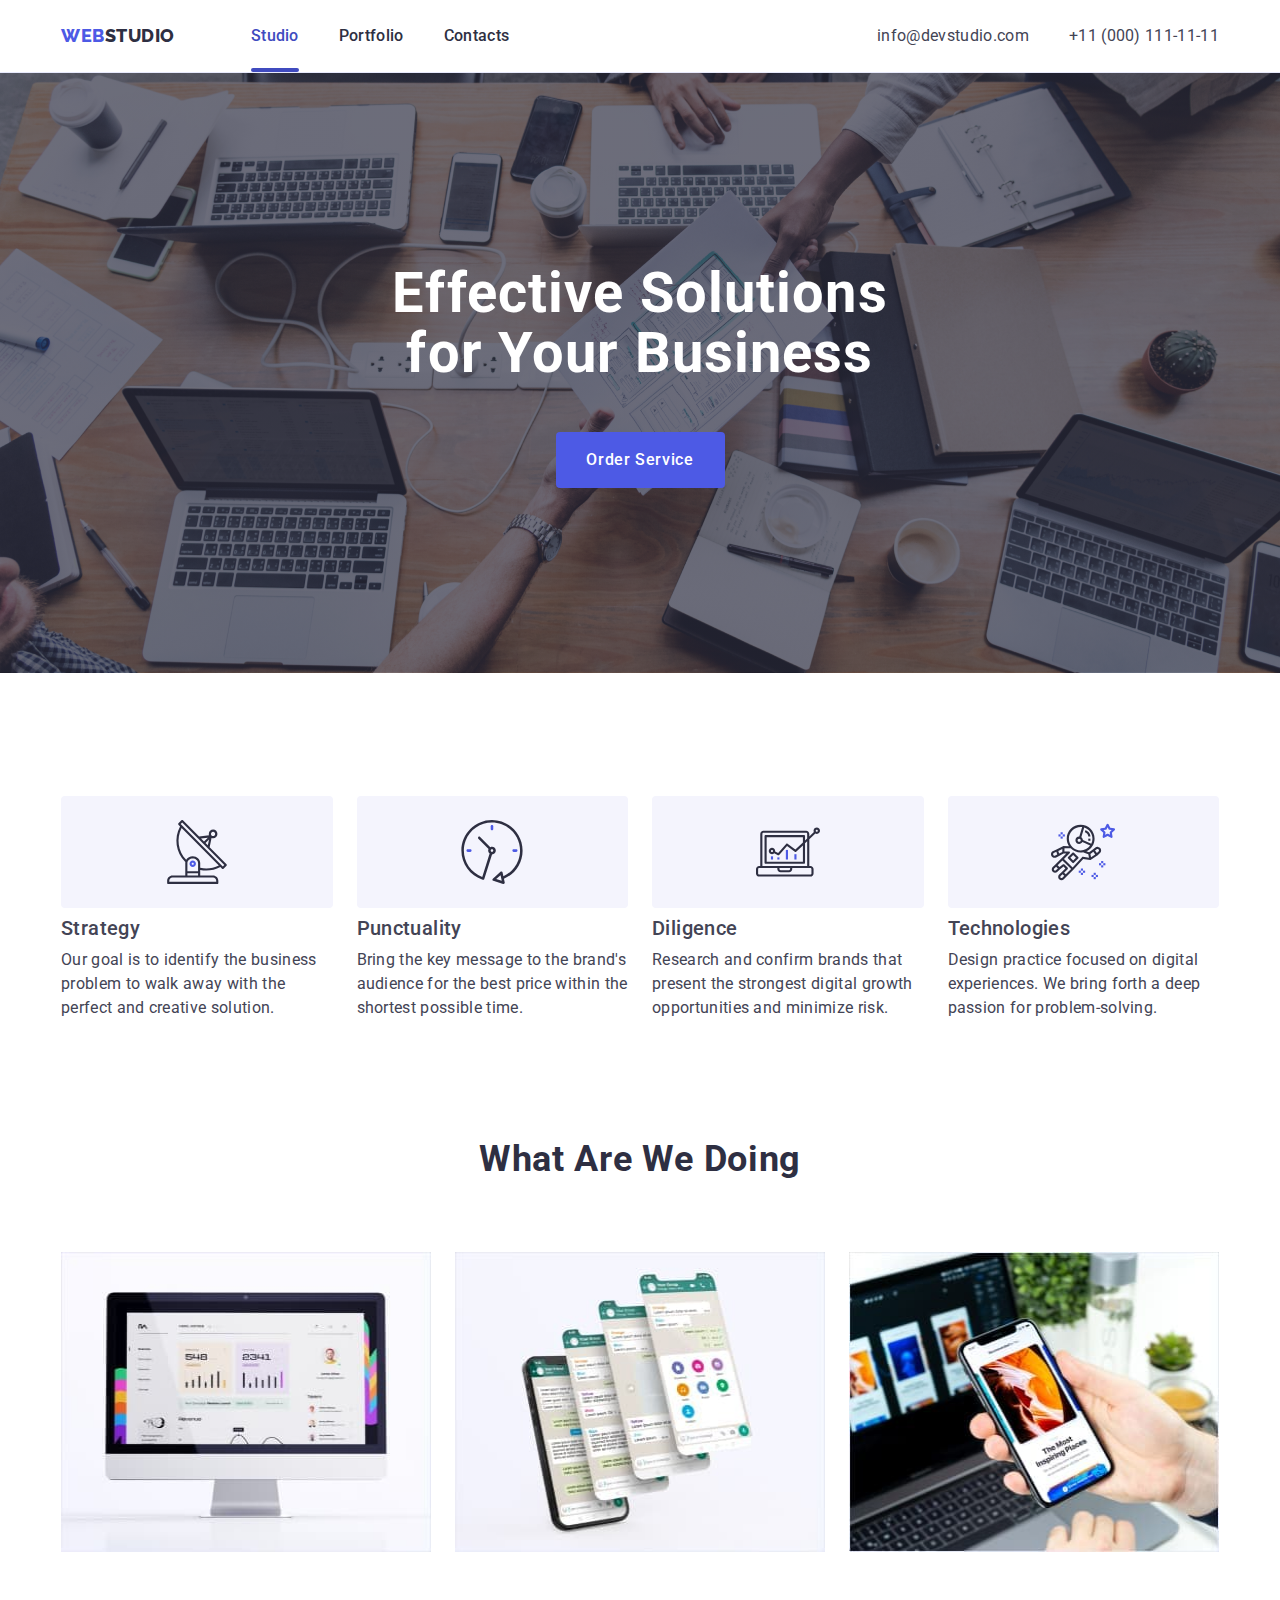
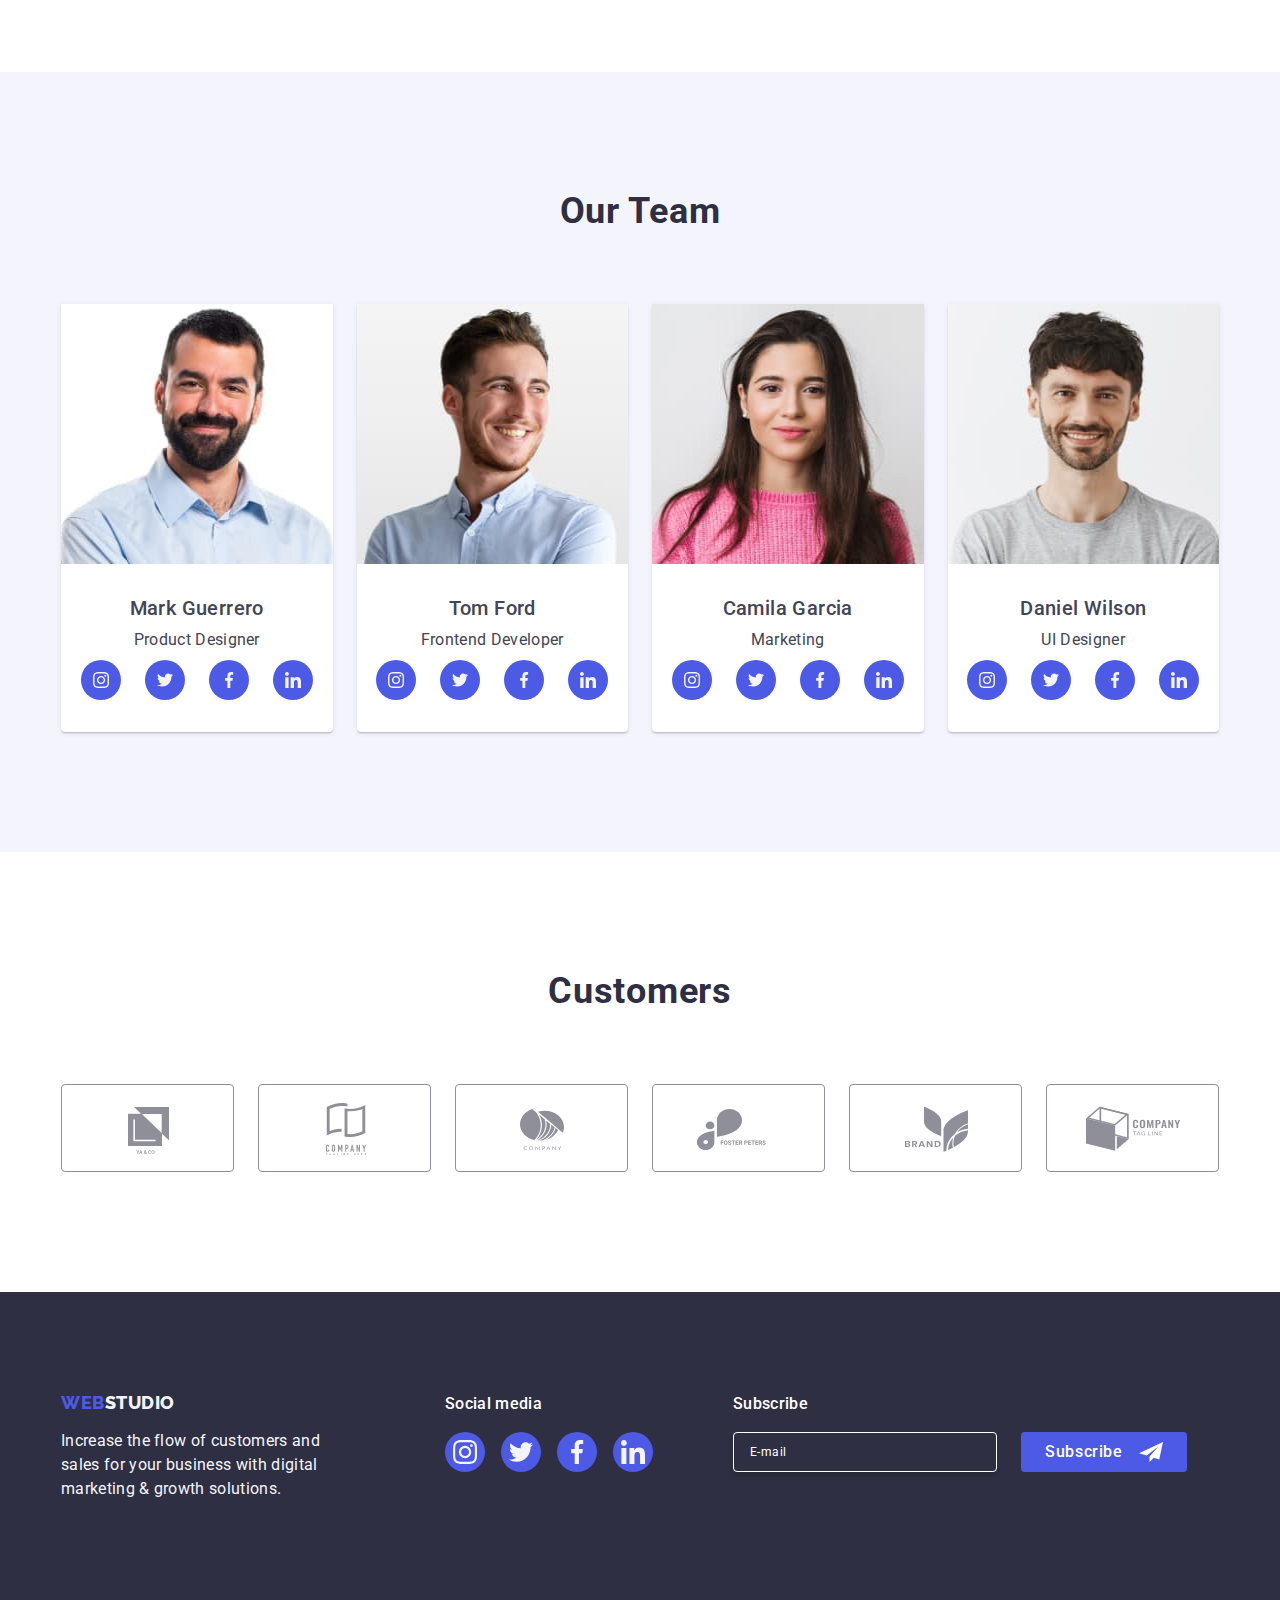
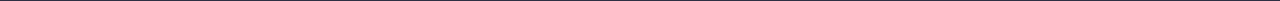
<file: index.html>
<!DOCTYPE html>
<html lang="en">
    <head>
        <link rel="stylesheet" href="https://cdnjs.cloudflare.com/ajax/libs/modern-normalize/2.0.0/modern-normalize.min.css">
        <meta charset="UTF-8">
        <meta name="viewport" content="width=device-width, initial-scale=1.0">
        <title>Main Page</title>
        <link rel="preconnect" href="https://fonts.googleapis.com">
        <link rel="preconnect" href="https://fonts.gstatic.com" crossorigin>
        <link href="https://fonts.googleapis.com/css2?family=Raleway:wght@800&family=Roboto:wght@400;500;700;900&display=swap" rel="stylesheet">
        <link rel="stylesheet" href="./css/styles.css">
    </head>
    <body>
        <header class="header">
            <div class="container header-container">
                <nav class="nav">
                    <a class="nav-link" href="./index.html">Web<span class="nav-span">Studio</span></a>
                    <ul class="nav-list">
                        <li class="nav-item">
                            <a class="nav-item-link nav-effect" href="./index.html">Studio</a></li>
                        <li class="nav-item">
                            <a class="nav-item-link" href="./portfolio.html">Portfolio</a></li>
                        <li class="nav-item">
                            <a class="nav-item-link" href="">Contacts</a></li>
                    </ul>
                </nav>
            
                <address class="address">
                        <ul class="address-list">
                            <li class="address-item"><a class="address-link" href="mailto:info@devstudio.com">info@devstudio.com</a></li>
                            <li class="address-item"><a class="address-link" href="tel:+110001111111">+11 (000) 111-11-11</a></li>
                        </ul>
                </address>
            </div>
        </header>

        <main> 
            <section class="hero">
                <div class="container hero-container">
                    <h1 class="hero-heading">Effective Solutions for Your Business</h1>
                    <button class=hero-btn type="button" data-modal-open>Order Service</button>
                </div>
            </section>
            
            <section class="about">
                <div class="container about-container">
                    <h2 class="about-heading visually-hidden">Header Section 2</h2>
                    <ul class="about-list">
                        <li class="about-item">
                            <div class="about-icon-container">
                                <svg class="about-icon" width="64" height="64">
                                    <use href="./images/icons.svg#antenna"></use>
                                </svg>
                            </div>
                            <h3 class="about-title">Strategy</h3>
                            <p class="about-description">Our goal is to identify the business
                        problem to walk away with the perfect and creative solution.</p>
                        </li>
                        <li class="about-item">
                            <div class="about-icon-container">
                                <svg class="about-icon" width="64" height="64">
                                    <use href="./images/icons.svg#clock"></use>
                                </svg>
                            </div>
                            <h3 class="about-title">Punctuality</h3>
                            <p class="about-description">Bring the key message to the brand's audience for the best price within the shortest possible time.</p>
                        </li>
                        <li class="about-item">
                            <div class="about-icon-container">
                                <svg class="about-icon" width="64" height="64">
                                    <use href="./images/icons.svg#computer"></use>
                                </svg>
                            </div>
                            <h3 class="about-title">Diligence</h3>
                            <p class="about-description">Research and confirm brands that present the strongest digital growth opportunities and minimize risk.</p>
                        </li>
                        <li class="about-item">
                            <div class="about-icon-container">
                                <svg class="about-icon" width="64" height="64">
                                    <use href="./images/icons.svg#astronaut"></use>
                                </svg>
                            </div>
                            <h3 class="about-title">Technologies</h3>
                            <p class="about-description">Design practice focused on digital experiences. We bring forth a deep passion for problem-solving.</p>
                        </li>
                    </ul>
                </div>
            </section>

            <section class="services">
                <div class="container services-container">
                    <h2 class="services-heading">What are we doing</h2>
                    <ul class="services-list">
                        <li class="services-item"><img src="./images/Rectangle_71.jpg" alt="Desktop" width="360" height="300"></li>
                        <li class="services-item"><img src="./images/Rectangle_71_(1).jpg" alt="Mobile Phone Screens" width="360" height="300"></li>
                        <li class="services-item"><img src="./images/Rectangle_71_(2).jpg" alt="Mobile Phone" width="360" height="300"></li>
                    </ul>
                </div> 
            </section>

            <section class="team">
                <div class="container team-container">  
                    <h2 class="team-heading">Our Team</h2>
                    <ul class="team-list">
                        <li class="team-item">
                            <img class="team-photo" src="./images/img.jpg" alt="Mark Guerro" width="264" height="260">
                            <div class="team-tag">
                                <h3 class="team-title">Mark Guerrero</h3>
                                <p class="team-description">Product Designer</p>
                                <ul class="team-icon-list">
                                    <li class="team-icon-item">
                                        <a class="team-icon-link" href="instagram.com">
                                            <svg class="team-icon" width="16" height="16">
                                                <use href="./images/icons.svg#instagram"></use>
                                            </svg>
                                        </a>
                                    </li>
                                    <li class="team-icon-item">
                                        <a class="team-icon-link" href="twitter.com">
                                            <svg class="team-icon" width="16" height="16">
                                                <use href="./images/icons.svg#twitter"></use>  
                                            </svg>
                                        </a>
                                    </li>
                                    <li class="team-icon-item">
                                        <a class="team-icon-link" href="facebook.com">    
                                            <svg class="team-icon" width="16" height="16">
                                                <use href="./images/icons.svg#facebook"></use>
                                            </svg>
                                        </a>
                                    </li>
                                    <li class="team-icon-item">
                                        <a class="team-icon-link" href="linkedin.com">
                                            <svg class="team-icon" width="16" height="16">
                                                <use href="./images/icons.svg#linkedin"></use>
                                            </svg>
                                        </a>
                                    </li>
                                </ul>
                            </div>
                        </li>
                        <li class="team-item">
                            <img class="team-photo" src="./images/img_(1).jpg" alt="Tom Ford" width="264" height="260">
                            <div class="team-tag">
                                <h3 class="team-title">Tom Ford</h3>
                                <p class="team-description">Frontend Developer</p>
                                <ul class="team-icon-list">
                                    <li class="team-icon-item">
                                        <a class="team-icon-link" href="instagram.com">
                                            <svg class="team-icon" width="16" height="16">
                                                <use href="./images/icons.svg#instagram"></use>
                                            </svg>
                                        </a>
                                    </li>
                                    <li class="team-icon-item">
                                        <a class="team-icon-link" href="twitter.com">
                                            <svg class="team-icon" width="16" height="16">
                                                <use href="./images/icons.svg#twitter"></use>  
                                            </svg>
                                        </a>
                                    </li>
                                    <li class="team-icon-item">
                                        <a class="team-icon-link" href="facebook.com">    
                                            <svg class="team-icon" width="16" height="16">
                                                <use href="./images/icons.svg#facebook"></use>
                                            </svg>
                                        </a>
                                    </li>
                                    <li class="team-icon-item">
                                        <a class="team-icon-link" href="linkedin.com">
                                            <svg class="team-icon" width="16" height="16">
                                                <use href="./images/icons.svg#linkedin"></use>
                                            </svg>
                                        </a>
                                    </li>
                                </ul>    
                            </div>
                        </li>
                        <li class="team-item">
                            <img class="team-photo" src="./images/img_(2).jpg" alt="Camilla Garcia" width="264" height="260">
                            <div class="team-tag">
                                <h3 class="team-title">Camila Garcia</h3>
                                <p class="team-description">Marketing</p>
                                <ul class="team-icon-list">
                                    <li class="team-icon-item">
                                        <a class="team-icon-link" href="instagram.com">
                                            <svg class="team-icon" width="16" height="16">
                                                <use href="./images/icons.svg#instagram"></use>
                                            </svg>
                                        </a>
                                    </li>
                                    <li class="team-icon-item">
                                        <a class="team-icon-link" href="twitter.com">
                                            <svg class="team-icon" width="16" height="16">
                                                <use href="./images/icons.svg#twitter"></use>  
                                            </svg>
                                        </a>
                                    </li>
                                    <li class="team-icon-item">
                                        <a class="team-icon-link" href="facebook.com">    
                                            <svg class="team-icon" width="16" height="16">
                                                <use href="./images/icons.svg#facebook"></use>
                                            </svg>
                                        </a>
                                    </li>
                                    <li class="team-icon-item">
                                        <a class="team-icon-link" href="linkedin.com">
                                            <svg class="team-icon" width="16" height="16">
                                                <use href="./images/icons.svg#linkedin"></use>
                                            </svg>
                                        </a>
                                    </li>
                                </ul>    
                            </div>
                        </li>
                        <li class="team-item">
                            <img class="team-photo" src="./images/img_(3).jpg" alt="Daniel Wilson" width="264" height="260">
                            <div class="team-tag">
                                <h3 class="team-title">Daniel Wilson</h3>
                                <p class="team-description">UI Designer</p>
                                <ul class="team-icon-list">
                                    <li class="team-icon-item">
                                        <a class="team-icon-link" href="instagram.com">
                                            <svg class="team-icon" width="16" height="16">
                                                <use href="./images/icons.svg#instagram"></use>
                                            </svg>
                                        </a>
                                    </li>
                                    <li class="team-icon-item">
                                        <a class="team-icon-link" href="twitter.com">
                                            <svg class="team-icon" width="16" height="16">
                                                <use href="./images/icons.svg#twitter"></use>  
                                            </svg>
                                        </a>
                                    </li>
                                    <li class="team-icon-item">
                                        <a class="team-icon-link" href="facebook.com">    
                                            <svg class="team-icon" width="16" height="16">
                                                <use href="./images/icons.svg#facebook"></use>
                                            </svg>
                                        </a>
                                    </li>
                                    <li class="team-icon-item">
                                        <a class="team-icon-link" href="linkedin.com">
                                            <svg class="team-icon" width="16" height="16">
                                                <use href="./images/icons.svg#linkedin"></use>
                                            </svg>
                                        </a>
                                    </li>
                                </ul>    
                            </div>
                        </li>
                    </ul>
                </div>
            </section>

            <section class="customers">
                <div class="container customers-container">
                    <h2 class="customers-heading">Customers</h2>
                    <ul class="customers-icon-list">
                        <li class="customers-icon-item">
                            <a class="customers-icon-link" href="">
                                <svg class="customers-icon" width="104" height="56">
                                    <use href="./images/icons.svg#client1"></use>
                                </svg>
                            </a>
                        </li>
                        <li class="customers-icon-item">
                            <a class="customers-icon-link" href="">
                                <svg class="customers-icon" width="104" height="56">
                                    <use href="./images/icons.svg#client2"></use>
                                </svg>
                            </a>
                        </li>
                        <li class="customers-icon-item">
                            <a class="customers-icon-link" href="">
                                <svg class="customers-icon" width="104" height="56">
                                    <use href="./images/icons.svg#client3"></use>
                                </svg>
                            </a>
                        </li>
                        <li class="customers-icon-item">
                            <a class="customers-icon-link" href="">
                                <svg class="customers-icon" width="104" height="56">
                                    <use href="./images/icons.svg#client4"></use>
                                </svg>
                            </a>
                        </li>
                        <li class="customers-icon-item">
                            <a class="customers-icon-link" href="">
                                <svg class="customers-icon" width="104" height="56">
                                    <use href="./images/icons.svg#client5"></use>
                                </svg>
                            </a>
                        </li>
                        <li class="customers-icon-item">
                            <a class="customers-icon-link" href="">
                                <svg class="customers-icon" width="104" height="56">
                                    <use href="./images/icons.svg#client6"></use>
                                </svg>
                            </a>
                        </li>
                    </ul>
                </div>
            </section>
        </main>

        <footer class="footer">
            <div class="container footer-container">
                <div class="footer-logo-container">
                <a class="footer-link" href="./index.html">Web<span class="footer-span">Studio</span></a>
                <p class="footer-paragraph">Increase the flow of customers and sales for your business with digital marketing & growth solutions.</p>
                </div>
                <div class="footer-icon-container">
                    <p class="footer-icon-paragraph">Social media</p>
                    <ul class="footer-icon-list">
                        <li class="footer-icon-item">
                            <a class="footer-icon-link" href="instagram.com">
                                <svg class="footer-icon" width="24" height="24">
                                    <use href="./images/icons.svg#instagram"></use>
                                </svg>
                            </a>
                        </li>
                        <li class="footer-icon-item">
                            <a class="footer-icon-link" href="twitter.com">
                                <svg class="footer-icon" width="24" height="24">
                                    <use href="./images/icons.svg#twitter"></use>
                                </svg>
                            </a>
                        </li>
                        <li class="footer-icon-item">
                            <a class="footer-icon-link" href="facebook.com">
                                <svg class="footer-icon" width="24" height="24">
                                    <use href="./images/icons.svg#facebook"></use>
                                </svg>
                            </a>
                        </li>
                        <li class="footer-icon-item">
                            <a class="footer-icon-link" href="linkedin.com">
                                <svg class="footer-icon" width="24" height="24">
                                    <use href="./images/icons.svg#linkedin"></use>
                                </svg>
                            </a>
                        </li>
                    </ul>
                </div>
                <div class="footer-form-container">
                    <p class="footer-form-paragraph">Subscribe</p>
                    <form class="footer-form">
                        <label class="footer-label-email">
                            <input type="email" name="email" placeholder="E-mail" class="footer-input-email">
                        </label>
                        <button type="submit" class="footer-btn">Subscribe
                            <svg class="footer-btn-icon" width="24" height="24">
                                <use href="./images/icons.svg#send"></use>
                            </svg>
                        </button>
                    </form>
                </div>
            </div>
        </footer>

        <div data-modal class="backdrop is-hidden">
            <div class="modal">
                <button class="modal-close-button" type="button" data-modal-close>
                    <svg class="modal-icon-close" width="8" height="8">
                        <use href="./images/icons.svg#close"></use>
                    </svg>
                </button>
                <p class="modal-paragraph">Leave your contacts and we will call you back</p>
                <form class="modal-form">
                    <div class="form-group">
                        <label class="form-label" for="user-name">Name</label>
                        <div class="form-input-icon-container">
                            <input type="text" id="user-name" name="user-name" class="modal-form-input">
                            <svg class="form-input-icon" width="18" height="24">
                                <use href="./images/icons.svg#person"></use>
                            </svg>
                        </div>
                    </div>
                    <div class="form-group">
                        <label class="form-label" for="phone">Phone</label>
                        <div class="form-input-icon-container">
                            <input type="tel" id="phone" name="telephone" class="modal-form-input">
                            <svg class="form-input-icon" width="18" height="24">
                                <use href="./images/icons.svg#phone"></use>
                            </svg>
                        </div>    
                    </div>
                    <div class="form-group">    
                        <label class="form-label" for="email">Email</label>
                        <div class="form-input-icon-container">
                            <input type="email" id="email" name="emailaddress" class="modal-form-input">
                            <svg class="form-input-icon" width="18" height="24">
                                <use href="./images/icons.svg#email"></use>
                            </svg>  
                        </div>
                    </div>
                    <div class="form-group-textarea">    
                        <label class="form-label" for="user-comment">Comment</label>
                        <textarea id="user-comment" name="user-comment" placeholder="Text input" class="modal-form-input-textarea"></textarea>
                    </div>
                    <div class="form-group-checkbox"> 
                        <input type="checkbox" class="input-checkbox visually-hidden" id="user-privacy" name="user-privacy" value="true">
                        <label class="form-label-checkbox" for="user-privacy"> 
                            <span class="form-span-checkbox-icon">
                                <svg class=form-checkbox-icon width="10" height="8">
                                    <use href="./images/icons.svg#check"></use>
                                </svg>
                            </span>I accept the terms and conditions of the <a href="" class="input-checkbox-link">Privacy Policy</a>
                        </label>
                    </div>
                    <button class="form-submit-button" type="submit">Send</button>
                </form>
            </div>
        </div>
        <script src="./js/modal.js"></script>
    </body>
</html>
</file>
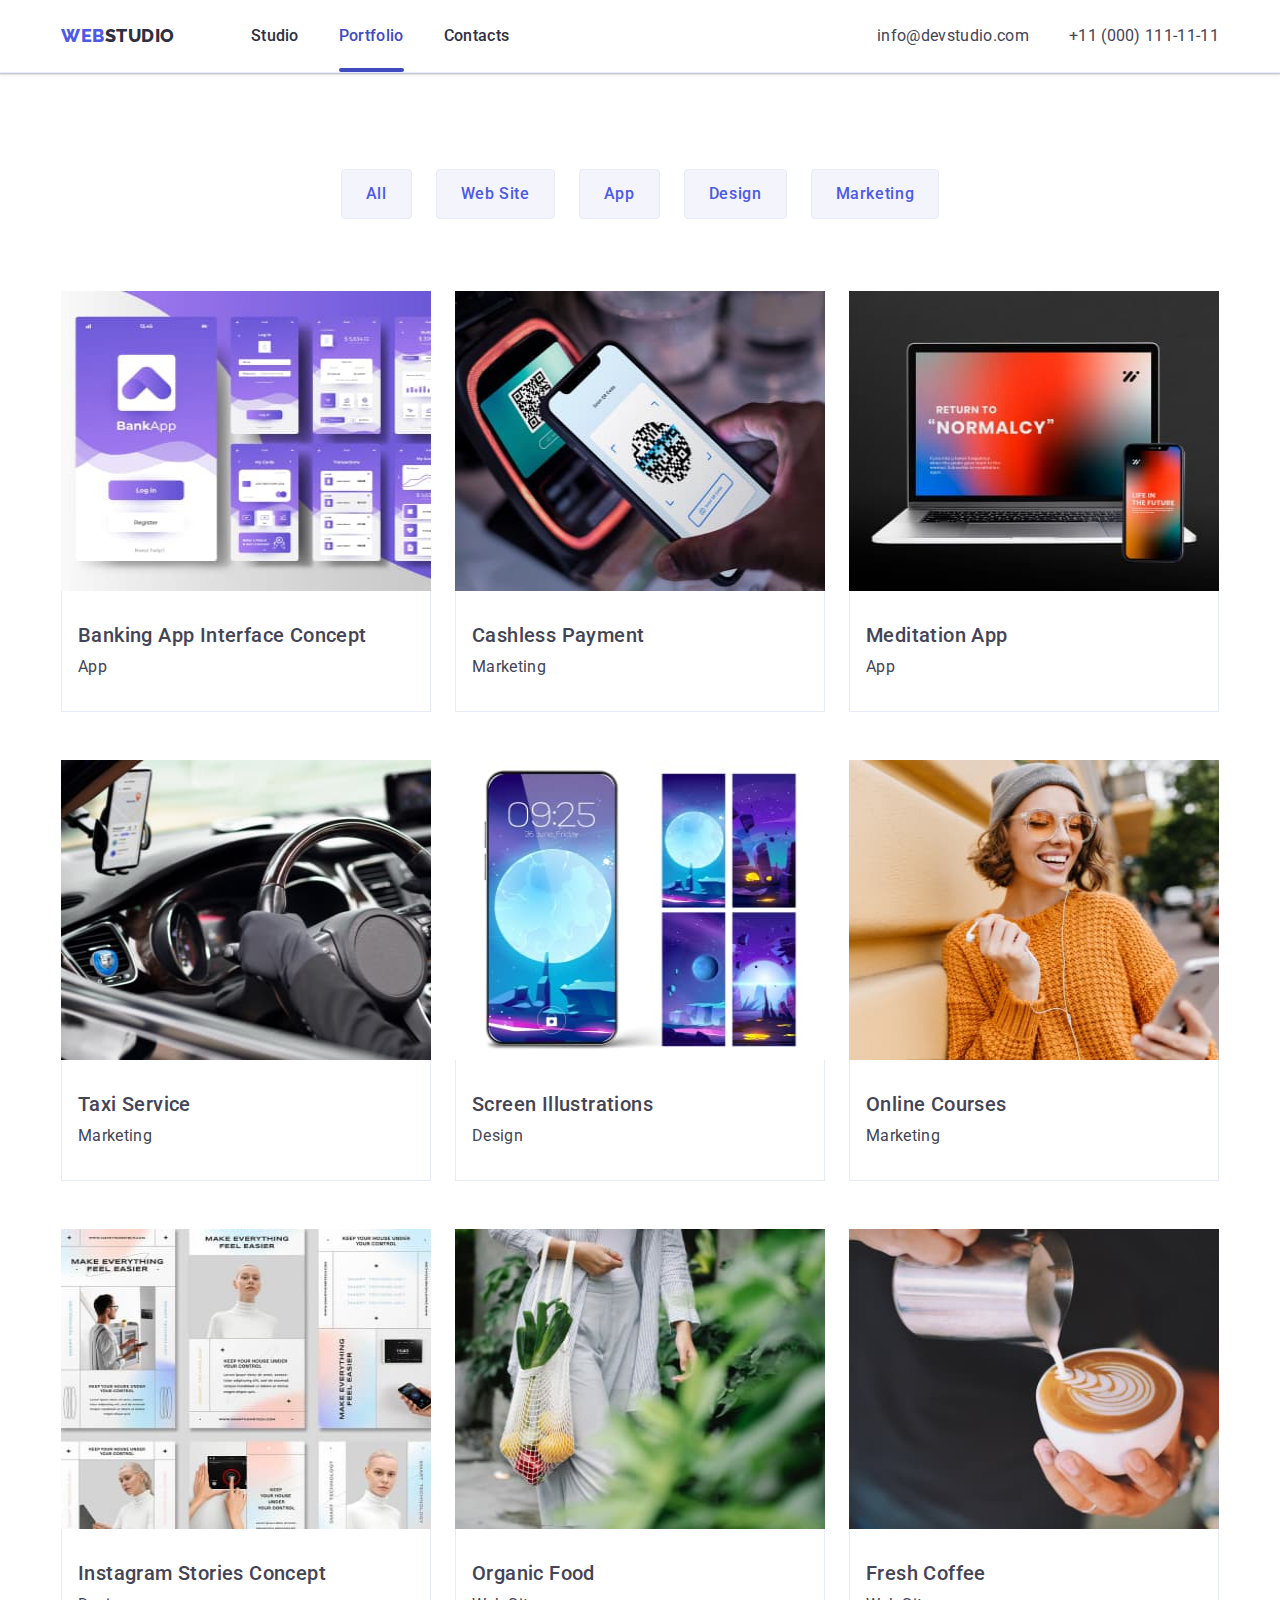
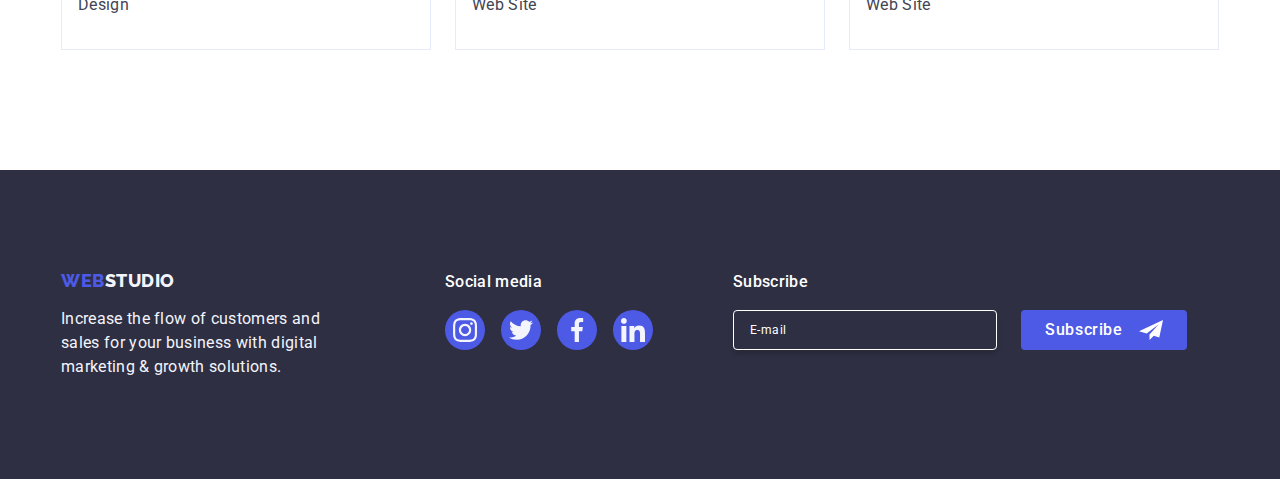
<file: portfolio.html>
<!DOCTYPE html>
<html lang="en">
    <head>
        <link rel="stylesheet" href="https://cdnjs.cloudflare.com/ajax/libs/modern-normalize/2.0.0/modern-normalize.min.css">
        <meta charset="UTF-8">
        <meta name="viewport" content="width=device-width, initial-scale=1.0">
        <title>Porfolio</title>
        <link rel="preconnect" href="https://fonts.googleapis.com">
        <link rel="preconnect" href="https://fonts.gstatic.com" crossorigin>
        <link href="https://fonts.googleapis.com/css2?family=Raleway:wght@800&family=Roboto:wght@400;500;700;900&display=swap" rel="stylesheet">
        <link rel="stylesheet" href="./css/styles.css">
    </head>
    <body>
            <header class="header">
                <div class="container header-container">
                    <nav class="nav">
                        <a class="nav-link" href="./index.html">Web<span class="nav-span">Studio</span></a>
                        <ul class="nav-list">
                            <li class="nav-item">
                                <a class="nav-item-link" href="./index.html">Studio</a></li>
                            <li class="nav-item">
                                <a class="nav-item-link nav-effect" href="./portfolio.html">Portfolio</a></li>
                            <li class="nav-item">
                                <a class="nav-item-link" href="">Contacts</a></li>
                        </ul>
                    </nav>
                
                    <address class="address">
                            <ul class="address-list">
                                <li class="address-item"><a class="address-link" href="mailto:info@devstudio.com">info@devstudio.com</a></li>
                                <li class="address-item"><a class="address-link" href="tel:+110001111111">+11 (000) 111-11-11</a></li>
                            </ul>
                    </address>
                </div> 
            </header>

            <main>
                <section class="portfolio">
                    <div class="container portfolio-container">
                        <h1 class="cards-heading visually-hidden">Main Header</h1>
                        <ul class="cards-list">
                            <li class="cards-item"><button class="cards-btn" type="button">All</button></li>
                            <li class="cards-item"><button class="cards-btn" type="button">Web Site</button></li>
                            <li class="cards-item"><button class="cards-btn" type="button">App</button></li>
                            <li class="cards-item"><button class="cards-btn" type="button">Design</button></li>
                            <li class="cards-item"><button class="cards-btn" type="button">Marketing</button></li>
                        </ul>
                  
                        <ul class="portfolio-list">
                            <li class="portfolio-item">
                                <a class="portfolio-link" href="">
                                    <div class="portfolio-image">
                                        <img src="./images/img_hw2_1.jpg" alt="banking app" width="360" height="300"/>
                                        <p class="portfolio-image-paragraph">14 Stylish and User-Friendly App Design Concepts · Task Manager App · Calorie Tracker App · Exotic Fruit Ecommerce App · Cloud Storage App</p>
                                    </div>
                                    <div class="portfolio-tag">     
                                        <h2 class="portfolio-title">Banking App Interface Concept</h2>
                                        <p class="portfolio-desciption">App</p>
                                    </div>
                                </a>
                            </li>
                            <li class="portfolio-item">
                                <a class="portfolio-link" href="">
                                    <div class="portfolio-image">
                                        <img src="./images/img_hw2_2.jpg" alt="cashless payment" width="360" height="300" />
                                        <p class="portfolio-image-paragraph">14 Stylish and User-Friendly App Design Concepts · Task Manager App · Calorie Tracker App · Exotic Fruit Ecommerce App · Cloud Storage App</p>
                                    </div>
                                    <div class="portfolio-tag">
                                        <h2 class="portfolio-title">Cashless Payment</h2>
                                        <p class="portfolio-desciption">Marketing</p>
                                    </div>
                                </a>
                            </li>
                            <li class="portfolio-item">
                                <a class="portfolio-link" href="">
                                    <div class="portfolio-image">
                                        <img src="./images/img_hw2_3.jpg" alt="mediation app" width="360" height="300"/>
                                        <p class="portfolio-image-paragraph">14 Stylish and User-Friendly App Design Concepts · Task Manager App · Calorie Tracker App · Exotic Fruit Ecommerce App · Cloud Storage App</p>
                                    </div>
                                    <div class="portfolio-tag">
                                        <h2 class="portfolio-title">Meditation App</h2>
                                        <p class="portfolio-desciption">App</p>
                                    </div>
                                </a>
                            </li>
                            <li class="portfolio-item">
                                <a class="portfolio-link" href="">
                                    <div class="portfolio-image">
                                        <img src="./images/img_hw2_4.jpg" alt="taxi service" width="360" height="300"/>
                                        <p class="portfolio-image-paragraph">14 Stylish and User-Friendly App Design Concepts · Task Manager App · Calorie Tracker App · Exotic Fruit Ecommerce App · Cloud Storage App</p>
                                    </div>
                                    <div class="portfolio-tag">
                                        <h2 class="portfolio-title">Taxi Service</h2>
                                        <p class="portfolio-desciption">Marketing</p>
                                    </div>
                                </a>
                            </li>
                            <li class="portfolio-item">
                                <a class="portfolio-link" href="">
                                    <div class="portfolio-image">
                                        <img src="./images/img_hw2_5.jpg" alt="screen illustrator" width="360" height="300"/>
                                        <p class="portfolio-image-paragraph">14 Stylish and User-Friendly App Design Concepts · Task Manager App · Calorie Tracker App · Exotic Fruit Ecommerce App · Cloud Storage App</p>
                                    </div>
                                    <div class="portfolio-tag">
                                        <h2 class="portfolio-title">Screen Illustrations</h2>
                                        <p class="portfolio-desciption">Design</p>
                                    </div>
                                </a>
                            </li>
                            <li class="portfolio-item">
                                <a class="portfolio-link" href="">
                                    <div class="portfolio-image">
                                        <img src="./images/img_hw2_6.jpg" alt="online courses" width="360" height="300"/>
                                        <p class="portfolio-image-paragraph">14 Stylish and User-Friendly App Design Concepts · Task Manager App · Calorie Tracker App · Exotic Fruit Ecommerce App · Cloud Storage App</p>
                                    </div>
                                    <div class="portfolio-tag">
                                        <h2 class="portfolio-title">Online Courses</h2>
                                        <p class="portfolio-desciption">Marketing</p>
                                    </div>
                                </a>
                            </li>
                            <li class="portfolio-item">
                                <a class="portfolio-link" href="">
                                    <div class="portfolio-image">
                                        <img src="./images/img_hw2_7.jpg" alt="instagram story concept" width="360" height="300"/>
                                        <p class="portfolio-image-paragraph">14 Stylish and User-Friendly App Design Concepts · Task Manager App · Calorie Tracker App · Exotic Fruit Ecommerce App · Cloud Storage App</p>
                                    </div>
                                    <div class="portfolio-tag">
                                        <h2 class="portfolio-title">Instagram Stories Concept</h2>
                                        <p class="portfolio-desciption">Design</p>
                                    </div>
                                </a>
                            </li>
                            <li class="portfolio-item">
                                <a class="portfolio-link" href="">
                                    <div class="portfolio-image">
                                        <img src="./images/img_hw2_8.jpg" alt="organic food" width="360" height="300"/>
                                        <p class="portfolio-image-paragraph">14 Stylish and User-Friendly App Design Concepts · Task Manager App · Calorie Tracker App · Exotic Fruit Ecommerce App · Cloud Storage App</p>
                                    </div>
                                    <div class="portfolio-tag">
                                        <h2 class="portfolio-title">Organic Food</h2>
                                        <p class="portfolio-desciption">Web Site</p>
                                    </div>
                                </a>
                            </li>
                            <li class="portfolio-item">
                                <a class="portfolio-link" href="">
                                    <div class="portfolio-image">
                                        <img src="./images/img_hw2_9.jpg" alt="fresh coffee" width="360" height="300"/>
                                        <p class="portfolio-image-paragraph">14 Stylish and User-Friendly App Design Concepts · Task Manager App · Calorie Tracker App · Exotic Fruit Ecommerce App · Cloud Storage App</p>
                                    </div>
                                    <div class="portfolio-tag">
                                        <h2 class="portfolio-title">Fresh Coffee</h2>
                                        <p class="portfolio-desciption">Web Site</p>
                                    </div>
                                </a>
                            </li>
                        </ul>
                    </div>    
                </section>
            </main>

        <footer class="footer">
            <div class="container footer-container">
                <div class="footer-logo-container">
                <a class="footer-link" href="./index.html">Web<span class="footer-span">Studio</span></a>
                <p class="footer-paragraph">Increase the flow of customers and sales for your business with digital marketing & growth solutions.</p>
                </div>
                <div class="footer-icon-container">
                    <p class="footer-icon-paragraph">Social media</p>
                    <ul class="footer-icon-list">
                        <li class="footer-icon-item">
                            <a class="footer-icon-link" href="instagram.com">
                                <svg class="footer-icon" width="24" height="24">
                                    <use href="./images/icons.svg#instagram"></use>
                                </svg>
                            </a>
                        </li>
                        <li class="footer-icon-item">
                            <a class="footer-icon-link" href="twitter.com">
                                <svg class="footer-icon" width="24" height="24">
                                    <use href="./images/icons.svg#twitter"></use>
                                </svg>
                            </a>
                        </li>
                        <li class="footer-icon-item">
                            <a class="footer-icon-link" href="facebook.com">
                                <svg class="footer-icon" width="24" height="24">
                                    <use href="./images/icons.svg#facebook"></use>
                                </svg>
                            </a>
                        </li>
                        <li class="footer-icon-item">
                            <a class="footer-icon-link" href="linkedin.com">
                                <svg class="footer-icon" width="24" height="24" >
                                    <use href="./images/icons.svg#linkedin"></use>
                                </svg>
                            </a>
                        </li>
                    </ul>
                </div>
                <div class="footer-form-container">
                    <p class="footer-form-paragraph">Subscribe</p>
                    <form class="footer-form">
                        <label class="footer-label-email">
                            <input type="email" name="email" placeholder="E-mail" class="footer-input-email">
                        </label>
                        <button type="submit" class="footer-btn">Subscribe
                            <svg class="footer-btn-icon" width="24" height="24">
                                <use href="./images/icons.svg#send"></use>
                            </svg>
                        </button>
                    </form>
                </div>
            </div>
        </footer>

        <script src="./js/modal.js"></script>
    </body>
</html>
</file>
<file: css/styles.css>
*,
*::before,
*::after {
    box-sizing: border-box;
    padding: 0;
    margin: 0;
}

:root {
    --OCEAN: rgba(64, 75, 191, 1);
    --WHITE: rgba(255, 255, 255, 1);
    --NAVY-BLUE: rgba(46, 47, 66, 1);
    --SLATE: rgba(67, 68, 85, 1);
    --IRIS: rgba(77, 90, 229, 1);
    --CLOUD: rgba(244, 244, 253, 1);
    --CORNFLOWER: rgba(231, 233, 252, 1);
    --GREEN: #31D0AA;
}

body {
    font-family: 'Roboto', sans-serif;
    color: var(--SLATE, #434455);
    background-color: var(--WHITE, #fff);
    font-size: 16px;
    font-style: normal;
    line-height: 1.5;
    letter-spacing: 0.32px; 
}

a {
    color: var(--SLATE, #434455);
    text-decoration: none;
}

address {
    font-style: normal;
}

li {
    list-style: none;
}

img {
    display: block;
    width: 100%;
}

.container {
    width: 1158px;
    margin: 0 auto;
}

/* HEADER */ 

.header {
    padding: 24px 0;
    border-bottom: 1px solid var(--CORNFLOWER, #E7E9FC);
    background: var(--WHITE, #FFF);
                /* x-offset y-offset blur spread color */
    box-shadow: 0px 1px 6px 0px rgba(46, 47, 66, 0.08), 
                0px 1px 1px 0px rgba(46, 47, 66, 0.16), 
                0px 2px 1px 0px rgba(46, 47, 66, 0.08);
}

/* LOGO STYLE */

.nav-link {
    font-size: 18px;
    line-height: 1.17;
    color: var(--IRIS, #4d5ae5);
    font-family: 'Raleway', sans-serif;
    font-weight: 800;
    letter-spacing: 0.03em;
    text-transform: uppercase;
    margin-right: 76px;
}

.nav-span {
    color: var(--NAVY-BLUE);
}

/* NAVIGATION STYLE */

.nav-item-link {
    color: var(--NAVY-BLUE, #2e2f42);
    font-weight: 500;
    font-size: 16px;
    line-height: 1.5;
    letter-spacing: 0.02em;
    transition-property: color;
    transition-duration: 250ms;
    transition-timing-function: cubic-bezier(0.4, 0, 0.2, 1);
    position: relative;
} 

.nav-effect {
    color: var(--OCEAN, #404BBF);
}

/* LOGO AND NAVIGATION FLEX */

.header-container {
    display: flex;
    justify-content: space-between;
}

.nav {
    display:flex;
    align-items: center;
}

.nav-list {
    display: flex;
    gap: 40px;
}

.nav-effect::after {
    content: "";
    width: 100%;
    height: 4px;
    border-radius: 2px;
    background: var(--OCEAN, #404BBF);
    position: absolute;
    right: 0;
    bottom: -1px;
    margin-bottom: -26px;
}

.nav-item-link::before {
    content: "";
    width: 0;
    height: 4px;
    border-radius: 2px;
    background: var(--OCEAN, #404BBF);
    position: absolute;
    right: 0;
    bottom: -1px;
    margin-bottom: -26px;
}

.nav-item:hover .nav-item-link::before {
    width: 100%;
    left: 0;
}

/* LINK HOVER AND FOCUS */

.nav-item-link:hover,
.nav-item-link:focus,
.address-link:hover,
.address-link:focus {
    color: var(--OCEAN, #404bbf);
}


/* ADDRESS STYLE */

.address-link {
    font-size: 16px;
    color: var(--SLATE, #434455);
    line-height: 1.5;
    font-weight: 400;
    letter-spacing: 0.02em;
    transition: color 250ms cubic-bezier(0.4, 0, 0.2, 1);
}

/* ADDRESS FLEX */

.address-list {
    display: flex;
    gap: 40px;
    align-items: center;
}


/* MAIN */

/* 1st SECTION Flex*/
.hero { 
    background-color: var(--NAVY-BLUE, #2e2f42); 
    max-width: 1440px; 
    background-image: linear-gradient(rgba(46, 47, 66, 0.7), rgba(46, 47, 66, 0.7)), 
                      url(../images/people-office-1.jpg);
    background-repeat: no-repeat;
    background-position: center;
    background-size: cover;
    padding: 191px 0 185px;
    margin: 0 auto;
}


/* 1st SECTION Style*/

.hero-heading {
    color: var(--WHITE);
    font-size: 56px;
    font-weight: 700;
    line-height: 1.07;
    letter-spacing: 0.02em;
    text-align: center;
    max-width: 496px;
    margin: 0 auto 48px;
}

.hero-btn {
    color: var(--WHITE);
    font-family: 'Roboto', sans-serif;
    background-color: var(--IRIS);
    font-weight: 500;
    font-size: 16px; 
    line-height: 1.5;
    letter-spacing: 0.04em;
    cursor: pointer;
    display: block;
    min-width: 169px;
    height: 56px;
    border: none;
    border-radius: 4px;
    margin: 0 auto;
    transition: background-color 250ms cubic-bezier(0.4, 0, 0.2, 1);
}


/* 2nd SECTION ABOUT Flex */
.about {
    padding-top: 123px;
    margin-bottom: 120px;
}

.about-icon-container {
    padding: 24px 100px;
    margin-bottom: 8px;
    border-radius: 4px;
    background: var(--CLOUD, #F4F4FD);
    min-height: 112px;
    display: flex;
    align-items: center;
    justify-content: center;
}

.visually-hidden {
    position: absolute;
    width: 1px;
    height: 1px;
    margin: -1px;
    border: 0;
    padding: 0;
    white-space: nowrap;
    clip-path: inset(100%);
    clip: rect(0 0 0 0);
    overflow: hidden;
}

.about-list {
    display: flex;
    gap: 24px;
}

.about-item {
    width: calc((100% - 72px) / 4);
}

.about-title {  
    font-size: 20px;
    font-weight: 500;
    line-height: 24px; /* 120% */
    letter-spacing: 0.4px;
    margin-bottom: 8px;
}

/* 3rd SECTION SERVICES Flex */

.services {
    padding-bottom: 120px;
}

.services-heading, 
.team-heading {
    font-size: 36px;
    line-height: 1.11;
    color: var(--NAVY-BLUE);
    text-align: center;
    letter-spacing: 0.02em;
    text-transform: capitalize;
    margin-bottom: 72px;
}

.services-list,
.team-list {
    display: flex;
    justify-content: space-between;
    gap: 24px;
}

.services-item {
    width: calc((100% - 48px) / 3);
}

/* 4th SECTION TEAM Flex */

.team {
    background-color: var(--CLOUD);
    padding: 120px 0;
}

.team-item {
    background-color: var(--WHITE);
    width: calc((100% - 72px) / 4);
    border-radius: 0 0 4px 4px;
    background: var(--WHITE, #FFF);
                /* x-offset y-offset blur spread color */
    box-shadow: 0px 2px 1px 0px rgba(46, 47, 66, 0.08), 
                0px 1px 1px 0px rgba(46, 47, 66, 0.16), 
                0px 1px 6px 0px rgba(46, 47, 66, 0.08);
}

.team-tag {
    padding: 32px 0;
}

.team-title {
    font-size: 20px;
    font-weight: 500;
    line-height: 24px; /* 120% */
    letter-spacing: 0.4px;
    text-align: center;
    margin-bottom: 8px;
}

.team-description {
    text-align: center;
    margin-bottom: 8px;
}

.team-icon-list {
    display: flex;
    justify-content: center;
    gap: 24px;
}

.team-icon-item {
    width: 40px;
    height: 40px;
}

.team-icon-link {
    width: 100%;
    height: 100%;
    background-color: var(--IRIS, #4d5ae5);
    border-radius: 50%;
    display: flex;
    align-items: center;
    justify-content: center;
    transition: background-color 250ms cubic-bezier(0.4, 0, 0.2, 1);
}

.team-icon-item:hover .team-icon-link,
.team-icon-item:focus .team-icon-link {
    background-color: var(--OCEAN, #404bbf);
}

.team-icon {
    fill: var(--CLOUD, #f4f4fd);
}


/* 5th SECTION CUSTOMERS Flex */
.customers {
    padding: 120px 0;
}

.customers-heading {
    color: var(--NAVY-BLUE, #2E2F42);
    text-align: center;
    font-family: "Roboto";
    font-size: 36px;
    font-style: normal;
    font-weight: 700;
    line-height: 1.11;
    letter-spacing: 0.72px;
    text-transform: capitalize;
    margin-bottom: 72px;
}

.customers-icon-list {
    display: flex;
    justify-content: center;
    align-items: center;
    gap: 24px;
}

.customers-icon-item {
    width: calc((100% - 120px) / 6);
    height: 88px;
}

.customers-icon-link {
    width: 100%;
    height: 100%;
    border-radius: 4px;
    border: 1px solid var(--LIGHT-SLATE, #8E8F99);
    display: flex;
    justify-content: center;
    align-items: center;
    color: var(--LIGHT-SLATE, #8E8F99);
    transition-property: color, border-color; 
    transition-duration: 250ms;
    transition-timing-function: cubic-bezier(0.4, 0, 0.2, 1);
}

.customers-icon-link:hover,
.customers-icon-link:focus {   
    color: var(--OCEAN,#404bbf);
    border-color: var(--OCEAN,#404bbf);
}

.customers-icon {
    fill: currentColor;
}

/* FOOTER */

.footer {
    background-color: var(--NAVY-BLUE);
    padding: 100px 0;
}

.footer-container {
    display: flex;
    align-items: baseline;
}

.footer-logo-container {
    margin-right: 120px;
}

.footer-icon-paragraph, .footer-form-paragraph {
    color: var(--WHITE, #FFF);
    font-family: "Roboto";
    font-size: 16px;
    font-style: normal;
    font-weight: 500;
    line-height: 1.5;
    letter-spacing: 0.32px;
    margin-bottom: 16px;
}

.footer-link {
    font-size: 18px;
    line-height: 1.17;
    color: var(--IRIS, #4d5ae5);
    font-family: 'Raleway', sans-serif;
    font-weight: 800;
    letter-spacing: 0.03em;
    text-transform: uppercase;
    display: block;
    margin-bottom: 16px;
}

.footer-span {
    color: var(--CLOUD);
}

.footer-paragraph {
    line-height: 1.5;
    color: var(--CLOUD);
    letter-spacing: 0.02em;
    max-width: 264px;
}

.footer-icon-list {
    display: flex;
    justify-content: center;
    align-items: center;
    gap: 16px;
}

.footer-icon-item {
    width: 40px;
    height: 40px;
}

.footer-icon-link {
    width: 40px;
    height: 40px;
    display: flex;
    justify-content: center;
    align-items: center;
    background-color: var(--IRIS, #4d5ae5);
    border-radius: 50%;
    transition-property: background-color; 
    transition-duration: 250ms;
    transition-timing-function: cubic-bezier(0.4, 0, 0.2, 1);
}

.footer-icon-link:hover,
.footer-icon-link:focus, .footer-btn:hover, .footer-btn:focus {
    background-color: var(--GREEN, #31d0aa);
}

.footer-icon {
    fill: var(--CLOUD, #f4f4fd)
}

.footer-icon-container {
    margin-right: 80px;
}

.footer-form {
    display:flex;
    align-items: center;
    gap: 24px;
}

.footer-input-email {
    width: 264px;
    height: 40px;
    border-radius: 4px;
    border: 1px solid var(--WHITE, #FFF);
    box-shadow: 0px 4px 4px 0px rgba(0, 0, 0, 0.15);
    background-color: transparent;
    color: var(--WHITE, #FFF);
    font-family: "Roboto";
    font-size: 12px;
    font-style: normal;
    font-weight: 400;
    line-height: 1.5;
    letter-spacing: 0.48px;
    padding: 8px 16px;
    outline: none;
}

.footer-input-email:focus {
    border: 2px solid var(--WHITE, #FFF);
}

.footer-input-email::placeholder {
    color: var(--WHITE, #FFF);
    font-family: "Roboto";
    font-size: 12px;
    font-style: normal;
    font-weight: 400;
    line-height: 24px; /* 200% */
    letter-spacing: 0.48px;
}

.footer-btn {
    display: flex;
    min-width: 165px;
    padding: 8px 24px;
    justify-content: center;
    align-items: center;
    border-radius: 4px;
    background-color: var(--IRIS, #4D5AE5);
    color: var(--WHITE, #FFF);
    /* Button Text */
    font-family: "Roboto", sans-serif;
    font-size: 16px;
    font-style: normal;
    font-weight: 500;
    line-height: 24px; /* 150% */
    letter-spacing: 0.64px;
    border: none;
    cursor: pointer;
    transition: background-color 250ms cubic-bezier(0.4, 0, 0.2, 1);
}

.footer-btn-icon {
    fill: currentColor;
    margin-left: 16px;
}

/* PORTFOLIO BUTTON */

.cards-btn {
    font-family: 'Roboto', sans-serif;
    font-weight: 500;
    font-size: 16px;
    line-height: 1.5;
    letter-spacing: 0.04em;
    color: var(--IRIS);
    background-color: var(--CLOUD);
    cursor: pointer;
    text-align: center;
    line-height: 1.5;
    padding: 12px 24px;
    border: 1px solid var(--CORNFLOWER, #e7e9fc);
    border-radius: 4px;
    transition-property: color, background-color, border-color, box-shadow; 
    transition-duration: 250ms;
    transition-timing-function: cubic-bezier(0.4, 0, 0.2, 1);
}   

.cards-list {
    display: flex;
    justify-content: center;
    gap: 24px;
    margin-bottom: 72px;
}

.cards-btn:hover,
.cards-btn:focus {
    color: var(--WHITE);
    background-color: var(--OCEAN);
    border: 1px solid transparent;
    box-shadow: 0px 3px 1px rgba(0, 0, 0, 0.1), 
                0px 2px 1px rgba(0, 0, 0, 0.08), 
                0px 2px 2px rgba(0, 0, 0, 0.12);
}

/* PORTFOLIO */

.portfolio {
    padding-top: 96px;
    padding-bottom: 120px;
}

.portfolio-list {
    display: flex;
    justify-content: space-between;
    flex-wrap: wrap;
    column-gap: 24px;
    row-gap: 48px;   
}

.portfolio-item {
    width: calc((100% - 48px) / 3);
}

.portfolio-tag {
    padding: 32px 16px;
    border: 1px solid var(--CORNFLOWER, #e7e9fc);
    border-top: none;
    z-index: 100;
}

.portfolio-title {
    color: var(--SLATE, #434455);
    font-size: 20px;
    font-weight: 500;
    line-height: 1.2;
    letter-spacing: 0.4px;
    margin-bottom: 8px;
}

.portfolio-link {
    display: block;
    transition: box-shadow 250ms cubic-bezier(0.4, 0, 0.2, 1);
}

.portfolio-link:hover,
.portfolio-link:focus {
    box-shadow: 0px 1px 6px rgba(46, 47, 66, 0.08), 
                0px 1px 1px rgba(46, 47, 66, 0.16), 
                0px 2px 1px rgba(46, 47, 66, 0.08);
}
.portfolio-image {
    position: relative;
    overflow: hidden;
}

.portfolio-image-paragraph {
    top: 0;
    left: 0;
    position: absolute;
    width: 100%;
    height: 100%;
    padding: 40px 32px;
    background-color: var(--IRIS, #4D5AE5);
    color: var(--CLOUD, #F4F4FD);
    font-family: "Roboto";
    font-size: 16px;
    font-style: normal;
    font-weight: 400;
    line-height: 24px; /* 150% */
    letter-spacing: 0.32px;
    transform: translateY(100%);
    transition-property: transform;
    transition-duration: 250ms;
    transition-timing-function: cubic-bezier(0.4, 0, 0.2, 1);
}

.portfolio-link:hover .portfolio-image-paragraph,
.portfolio-link:focus .portfolio-image-paragraph {
    transform: translateY(0%);
}


/* MODAL WINDOW */

.backdrop {
    position: fixed;
    top: 0;
    left: 0;
    width: 100%;
    height: 100%;
    background-color: rgba(46, 47, 66, 0.4);
    transition: opacity 250ms cubic-bezier(0.4, 0, 0.2, 1), visibility 250ms cubic-bezier(0.4, 0, 0.2, 1);
}

.is-hidden {
    opacity: 0;
    visibility: hidden;
    pointer-events: none;
}

.modal {
    position: absolute;
    top: 50%;
    left: 50%;
    transform: translate(-50%, -50%) scale(1);
    width: 408px;
    min-height: 584px;
    background: #fcfcfc;
    box-shadow: 0px 1px 1px rgba(0, 0, 0, 0.14), 
                0px 1px 3px rgba(0, 0, 0, 0.12), 
                0px 2px 1px rgba(0, 0, 0, 0.2);
    border-radius: 4px;
    padding: 72px 24px 24px 24px;
    transition: transform 250ms cubic-bezier(0.4, 0, 0.2, 1);
}

.modal-close-button {
    position: absolute;
    top: 24px;
    right: 24px;
    width: 24px;
    height: 24px;
    border-radius: 50%;
    display: flex;
    align-items: center;
    justify-content: center;
    background-color: #e7e9fc;
    border: 1px solid rgba(0, 0, 0, 0.1);
    padding: 0;
    cursor: pointer;
    transition: background-color 250ms cubic-bezier(0.4, 0, 0.2, 1), 
                border 250ms cubic-bezier(0.4, 0, 0.2, 1);
}

.modal-close-button:hover,
.modal-close-button:focus {
    background-color: #404bbf;
    border: none;
}

.modal-icon-close {
    transition-property: fill; 
    transition-duration: 250ms; 
    transition-timing-function: cubic-bezier(0.4, 0, 0.2, 1);
}

.modal-close-button:hover .modal-icon-close,
.modal-close-button:focus .modal-icon-close {
    fill: #fff;
} 
.modal-paragraph {
    width: 360px;
    color: var(--NAVY-BLUE, #2E2F42);
    text-align: center;
    font-family: "Roboto";
    font-size: 16px;
    font-style: normal;
    font-weight: 500;
    line-height: 24px; /* 150% */
    letter-spacing: 0.32px;
    margin-bottom: 16px;
}

.modal-form {
    display: flex;
    flex-direction: column;
    margin: 0 auto;
    width: 360px;
}
.form-group {
    display: flex;
    flex-direction: column;
    width: 360px;
    margin-bottom: 8px;
}

.form-group-textarea {
    display: flex;
    flex-direction: column;
    width: 360px;
    margin-bottom: 16px;
}

.form-group-checkbox {
    display: flex;
    align-items: center;
    width: 360px;
    margin-bottom: 24px;
}

.form-label {
    color: var(--LIGHT-SLATE, #8E8F99);
    /* Small Text */
    font-family: "Roboto";
    font-size: 12px;
    font-style: normal;
    font-weight: 400;
    line-height: 1.17; /* 14px */
    letter-spacing: 0.48px;
    margin-bottom: 4px;
}

.form-input-icon-container {
    position: relative;
    width: 100%;
    height: 40px;
}

.form-input-icon {
    position: absolute;
    top: 50%;
    left: 16px;
    transform: translateY(-50%);
    transition: fill 250ms cubic-bezier(0.4, 0, 0.2, 1);
}

.modal-form-input {
    width: 100%;
    height: 40px;
    border-radius: 4px;
    /* margin-bottom: 8px; */
    border: 1px solid var(--NAVY-BLUE-modal, rgba(46, 47, 66, 0.40));
    background-color: transparent;
    outline: transparent;
    padding-left: 38px;
    transition: border-color 250ms cubic-bezier(0.4, 0, 0.2, 1);
}

.modal-form-input-textarea {
    width: 100%;
    height: 120px;
    border-radius: 4px;
    border: 1px solid var(--NAVY-BLUE-modal, rgba(46, 47, 66, 0.40));
    outline: transparent;
    padding: 8px 16px;
    resize: none;
    background-color: transparent;
    color: var(--NAVY-BLUE-modal, rgba(46, 47, 66, 0.40));
    /* Small Text */
    font-family: "Roboto";
    font-size: 12px;
    font-style: normal;
    font-weight: 400;
    line-height: 1.17; /* 14px */
    letter-spacing: 0.48px;
    transition: border-color 250ms cubic-bezier(0.4, 0, 0.2, 1);
}

.modal-form-input:focus,
.modal-form-input-textarea:focus {
    border: 1px solid var(--IRIS, #4D5AE5);
}

.modal-form-input:focus + .form-input-icon {
    fill: var(--IRIS);
}

.input-textarea::placeholder {
    color: var(--NAVY-BLUE-modal, rgba(46, 47, 66, 0.40));
    /* Small Text */
    font-family: "Roboto";
    font-size: 12px;
    font-style: normal;
    font-weight: 400;
    line-height: 14px; /* 116.667% */
    letter-spacing: 0.48px;
}

.input-checkbox {
    cursor: pointer;
    opacity: 0;
}

.input-checkbox-link {
    color: var(--IRIS, #4D5AE5);
    /* Link Text */
    font-family: "Roboto";
    font-size: 12px;
    font-style: normal;
    font-weight: 400;
    line-height: 16px;
    letter-spacing: 0.48px;
    text-decoration-line: underline;
}

.form-span-checkbox-icon {
    width: 16px;
    height: 16px;
    border: 1px solid rgba(46, 47, 66, 0.4);
    border-radius: 2px;
    transition: background-color 250ms cubic-bezier(0.4, 0, 0.2, 1), 
                border 250ms cubic-bezier(0.4, 0, 0.2, 1), 
                fill 250ms cubic-bezier(0.4, 0, 0.2, 1);
    display: inline-flex;
    align-items: center;
    justify-content: center;
    margin-right: 8px;
    fill: transparent;
}

.form-label-checkbox:hover .form-span-checkbox-icon {
    background: #404bbf;
}

.input-checkbox:checked + .form-label-checkbox .form-span-checkbox-icon {
    background-color:  #404bbf;
    border: none;
    fill: #F4F4FD;
}

.form-label-checkbox {
    display: block;
    color: var(--LIGHT-SLATE, #8E8F99);
    /* Small Text */
    font-family: "Roboto";
    font-size: 12px;
    font-style: normal;
    font-weight: 400;
    line-height: 1.17; /* 14px */
    letter-spacing: 0.48px;
    cursor: pointer;
    position: relative;
}

.form-label-span {
    width: 338px;
    height: 16px;
    display: inline-block;
    position: absolute;
    left: 24px;
}

.form-submit-button {
    display: block;
    min-width: 169px;
    height: 56px;
    padding: 16px 32px;
    border-radius: 4px;
    background: var(--IRIS, #4D5AE5);
    box-shadow: 0px 4px 4px 0px rgba(0, 0, 0, 0.15);
    border: none;
    color: var(--WHITE, #FFF);
    text-align: center;
    margin: 0 auto; 
    /* Button Text */
    font-family: "Roboto", sans-serif;
    font-size: 16px;
    font-style: normal;
    font-weight: 500;
    line-height: 24px; /* 150% */
    letter-spacing: 0.64px;
    cursor: pointer;
    transition-property: background-color;
    transition-duration: 250ms;
    transition-timing-function: cubic-bezier(0.4, 0, 0.2, 1);
}

.form-submit-button:hover,
.form-sbumit-button:focus {
    background-color: var(--OCEAN);
}
</file>
